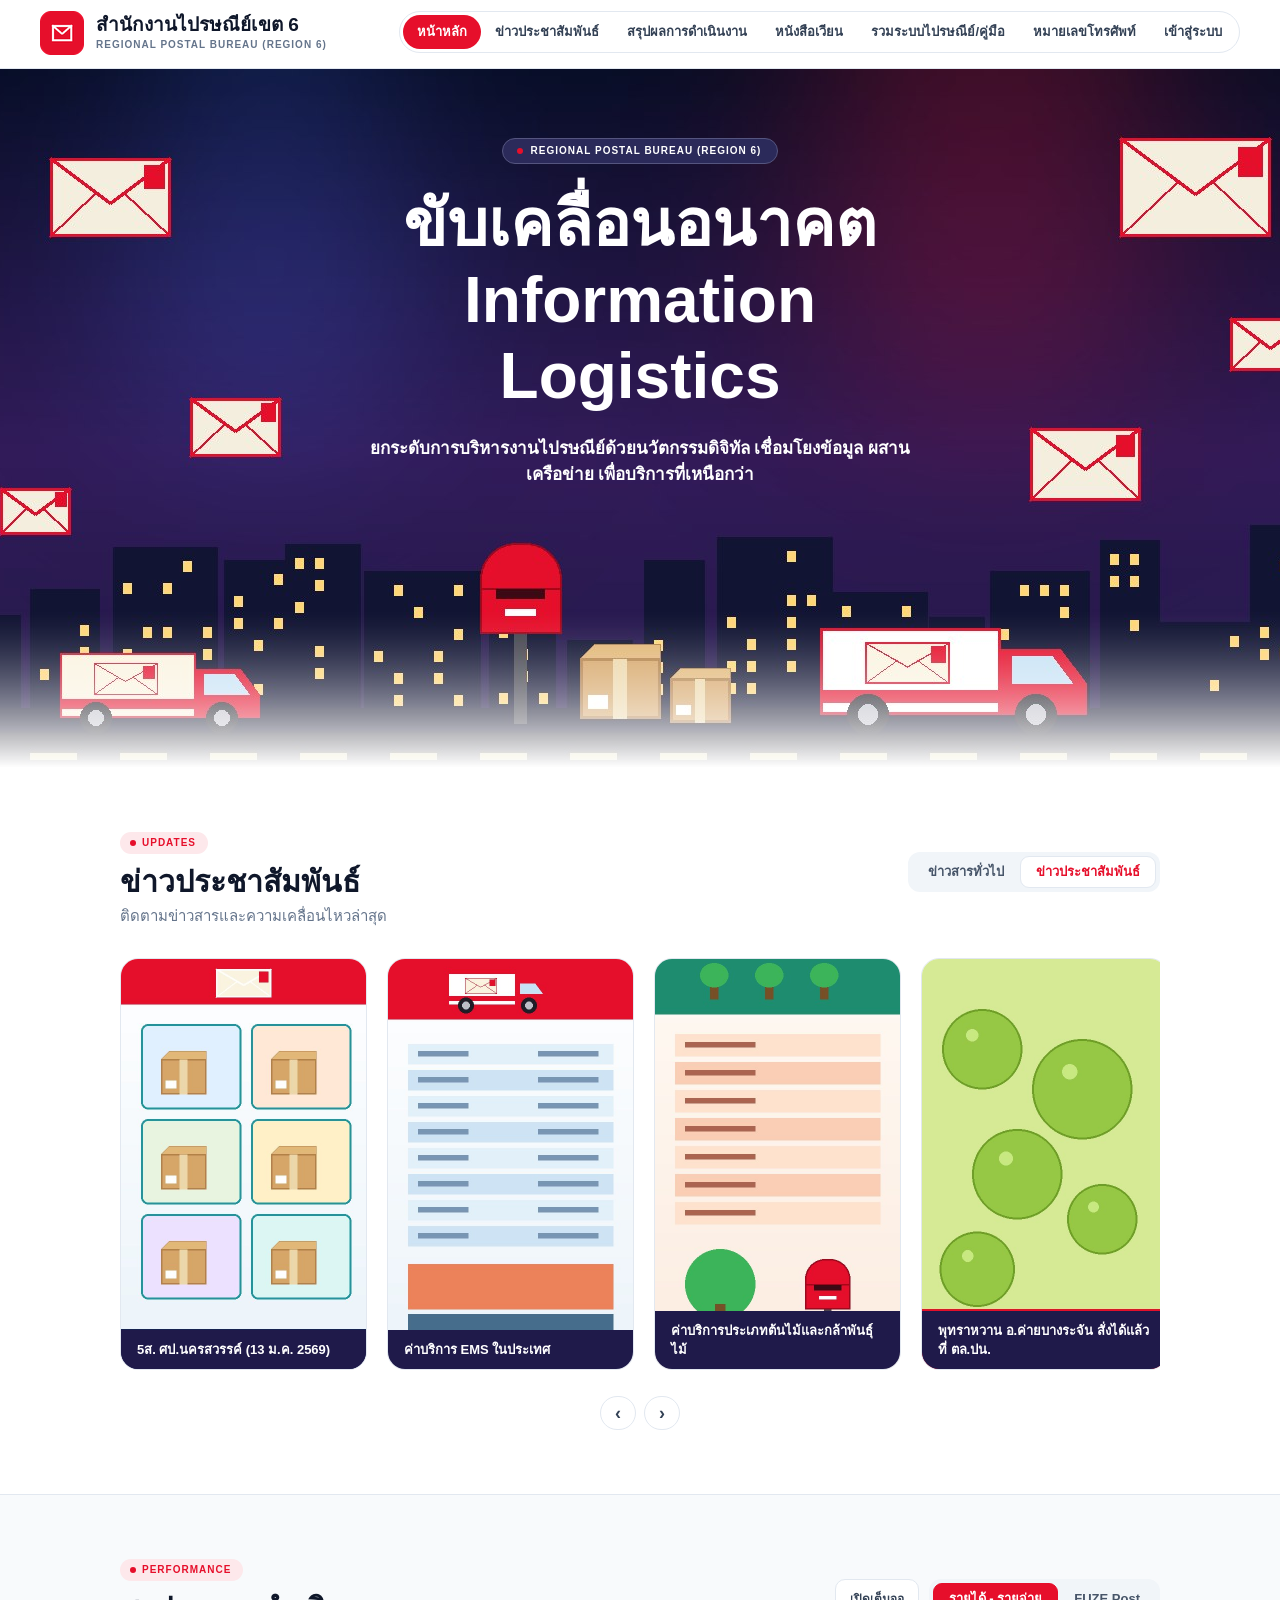
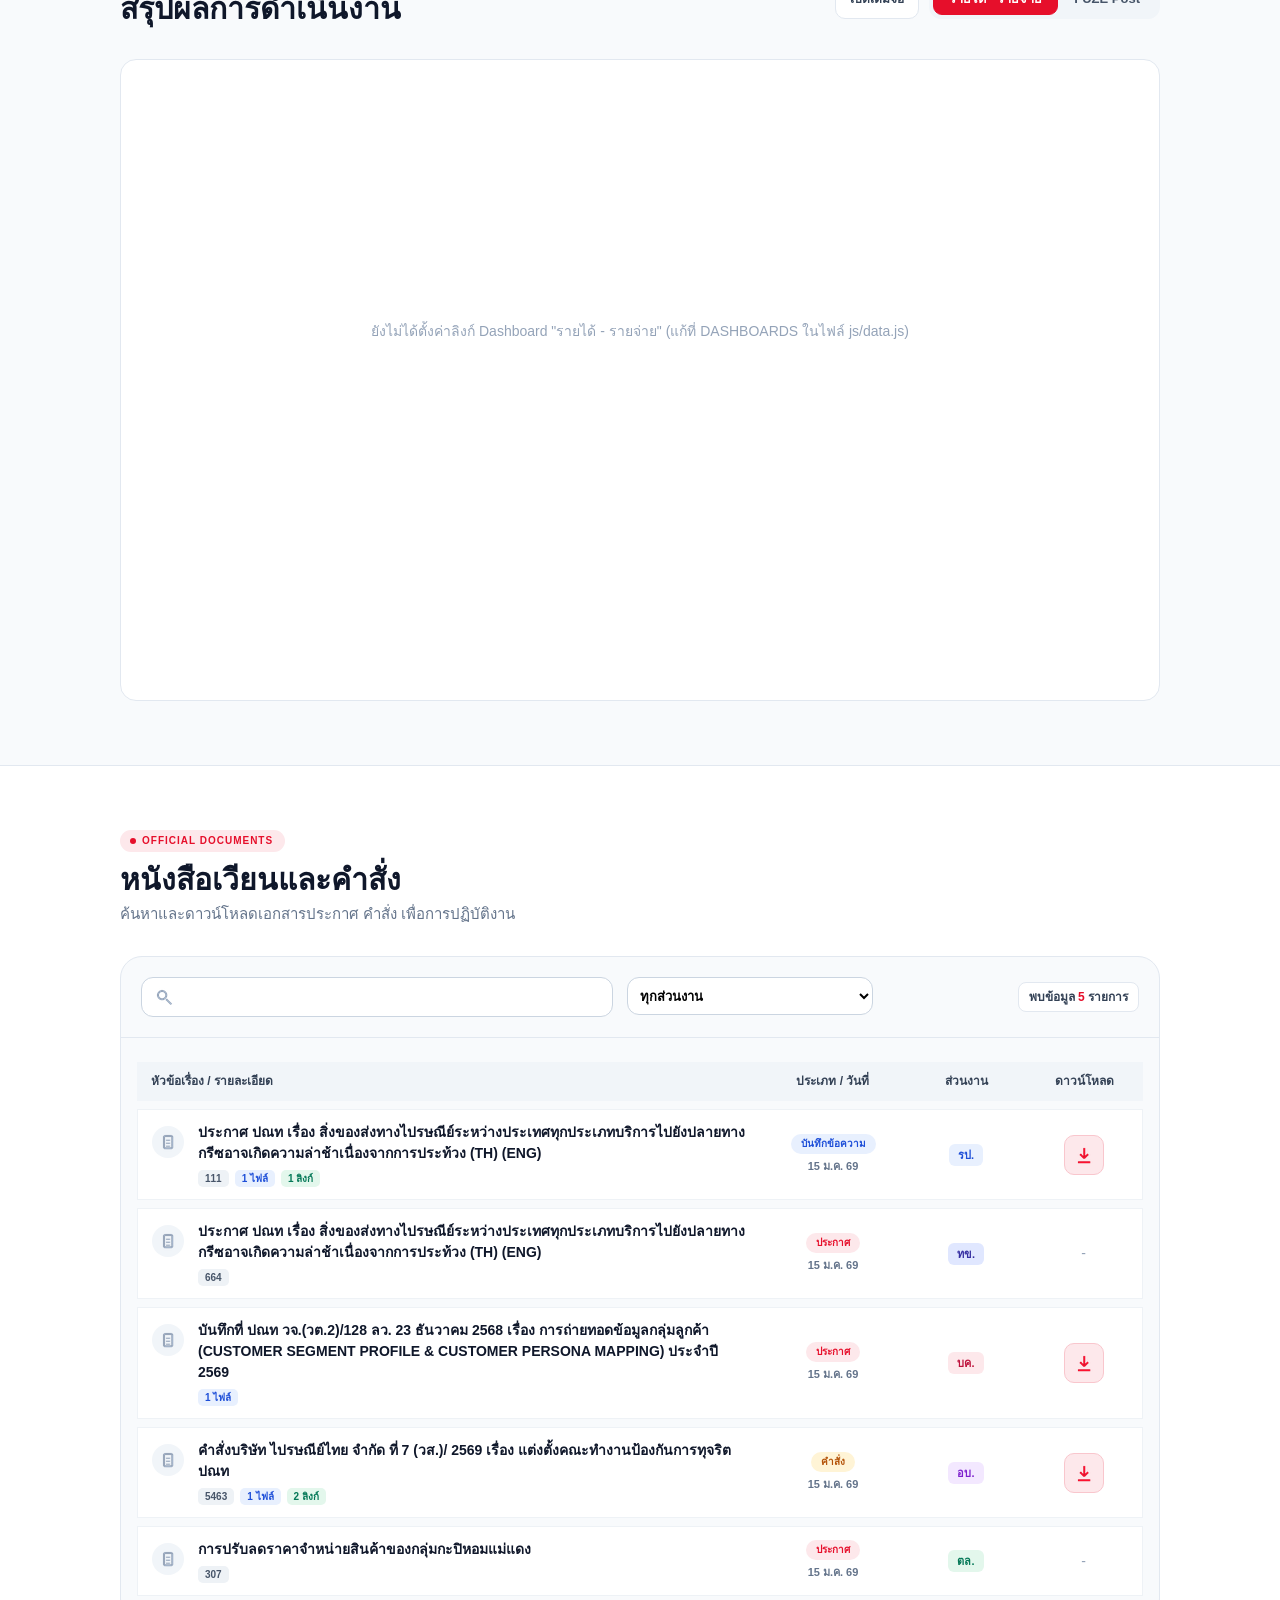
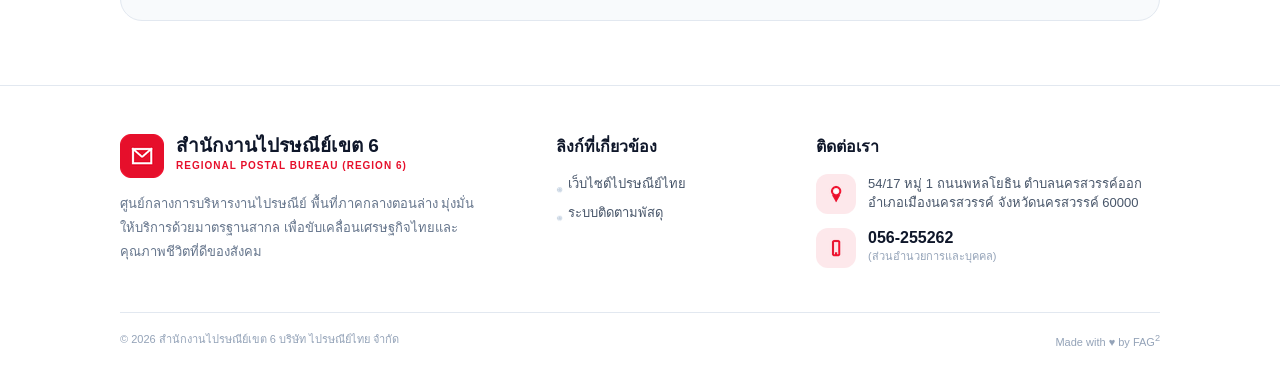
<file: reg6-web/index.html>
<!DOCTYPE html PUBLIC "-//W3C//DTD XHTML 1.0 Transitional//EN" "http://www.w3.org/TR/xhtml1/DTD/xhtml1-transitional.dtd">
<html xmlns="http://www.w3.org/1999/xhtml" lang="th">
<head>
<meta http-equiv="Content-Type" content="text/html; charset=utf-8" />
<meta http-equiv="X-UA-Compatible" content="IE=edge" />
<title>สำนักงานไปรษณีย์เขต 6</title>
<link rel="stylesheet" type="text/css" href="css/style.css" />
</head>
<body>

<div id="header"><div class="in">
  <div id="logo"><a href="index.html"><img src="images/logo.png" width="44" height="44" alt="" /><span class="th">สำนักงานไปรษณีย์เขต 6</span><span class="en">REGIONAL POSTAL BUREAU (REGION 6)</span></a></div>
  <ul id="nav">
    <li><a href="index.html" class="on">หน้าหลัก</a></li>
    <li><a href="#news">ข่าวประชาสัมพันธ์</a></li>
    <li><a href="#dashboard">สรุปผลการดำเนินงาน</a></li>
    <li><a href="#circular">หนังสือเวียน</a></li>
    <li><a href="postal-systems.html">รวมระบบไปรษณีย์/คู่มือ</a></li>
    <li><a href="phone-numbers.html">หมายเลขโทรศัพท์</a></li>
    <li><a href="#" id="login-link">เข้าสู่ระบบ</a></li>
  </ul>
</div></div>

<div id="hero">
  <div class="photo"></div>
  <div class="txt">
    <div class="badge"><span class="dot">&nbsp;</span>REGIONAL POSTAL BUREAU (REGION 6)</div>
    <h1>ขับเคลื่อนอนาคต Information Logistics</h1>
    <p>ยกระดับการบริหารงานไปรษณีย์ด้วยนวัตกรรมดิจิทัล เชื่อมโยงข้อมูล ผสานเครือข่าย เพื่อบริการที่เหนือกว่า</p>
  </div>
  <div class="fade"></div>
</div>

<div class="section" id="news"><div class="wrap">
  <div class="sec-head">
    <div class="seg" id="news-seg">
      <a href="#" onclick="return setNews('ทั่วไป', this);">ข่าวสารทั่วไป</a><a href="#" class="on" onclick="return setNews('ประชาสัมพันธ์', this);">ข่าวประชาสัมพันธ์</a>
    </div>
    <span class="pillbadge"><span class="dot">&nbsp;</span>Updates</span>
    <h2>ข่าวประชาสัมพันธ์</h2>
    <p>ติดตามข่าวสารและความเคลื่อนไหวล่าสุด</p>
    <div class="clear"></div>
  </div>
  <div id="news-view"><div id="news-track"><div class="empty" style="width:1040px">กำลังโหลดข่าวสาร...</div></div></div>
  <div class="slidebtns"><a href="#" onclick="return slide(-1);">&lsaquo;</a><a href="#" onclick="return slide(1);">&rsaquo;</a></div>
</div></div>

<div class="section gray" id="dashboard"><div class="wrap">
  <div class="sec-head">
    <div class="seg red" id="dash-seg">
      <a href="#" class="on" onclick="return setDash(0, this);">รายได้ - รายจ่าย</a><a href="#" onclick="return setDash(1, this);">FUZE Post</a>
    </div>
    <a class="btn-white" id="dash-full" href="#">เปิดเต็มจอ</a>
    <span class="pillbadge"><span class="dot">&nbsp;</span>Performance</span>
    <h2>สรุปผลการดำเนินงาน</h2>
    <div class="clear"></div>
  </div>
  <div class="dash-frame" id="dash-box"><div class="empty">กำลังโหลดข้อมูล...</div></div>
</div></div>

<div class="section" id="circular"><div class="wrap">
  <div class="sec-head">
    <span class="pillbadge"><span class="dot">&nbsp;</span>Official Documents</span>
    <h2>หนังสือเวียนและคำสั่ง</h2>
    <p>ค้นหาและดาวน์โหลดเอกสารประกาศ คำสั่ง เพื่อการปฏิบัติงาน</p>
  </div>
  <div class="docbox">
    <div class="dochead">
      <div class="searchbox"><span class="ic"></span><input type="text" id="circ-q" onkeyup="renderCirc();" onchange="renderCirc();" /></div>
      <div class="selbox"><select id="circ-dept" onchange="renderCirc();"><option value="">ทุกส่วนงาน</option></select></div>
      <div class="countbox" id="circ-count">พบข้อมูล <b>0</b> รายการ</div>
      <div class="clear"></div>
    </div>
    <div class="doctable">
      <table class="docs" cellspacing="0">
        <thead><tr><th>หัวข้อเรื่อง / รายละเอียด</th><th class="c" width="120">ประเภท / วันที่</th><th class="c" width="90">ส่วนงาน</th><th class="c" width="90">ดาวน์โหลด</th></tr></thead>
        <tbody id="circ-body"><tr><td colspan="4" class="empty">กำลังโหลดข้อมูล...</td></tr></tbody>
      </table>
    </div>
  </div>
</div></div>

<div id="footer"><div class="wrap">
  <div class="c1">
    <div class="flogo"><img src="images/logo.png" width="44" height="44" alt="" /><div class="th">สำนักงานไปรษณีย์เขต 6</div><div class="en">REGIONAL POSTAL BUREAU (REGION 6)</div><div class="clear"></div></div>
    <p class="desc">ศูนย์กลางการบริหารงานไปรษณีย์ พื้นที่ภาคกลางตอนล่าง มุ่งมั่นให้บริการด้วยมาตรฐานสากล เพื่อขับเคลื่อนเศรษฐกิจไทยและคุณภาพชีวิตที่ดีของสังคม</p>
  </div>
  <div class="c2"><h4>ลิงก์ที่เกี่ยวข้อง</h4><ul class="lk"><li><a href="#">เว็บไซต์ไปรษณีย์ไทย</a></li><li><a href="#">ระบบติดตามพัสดุ</a></li></ul></div>
  <div class="c3"><h4>ติดต่อเรา</h4>
    <div class="ct"><span class="ico pin"></span>54/17 หมู่ 1 ถนนพหลโยธิน ตำบลนครสวรรค์ออก<br />อำเภอเมืองนครสวรรค์ จังหวัดนครสวรรค์ 60000</div>
    <div class="ct"><span class="ico tel"></span><span class="num">056-255262</span><br /><small>(ส่วนอำนวยการและบุคคล)</small></div>
  </div>
  <div class="clear"></div>
  <div class="copy"><span class="r">Made with &hearts; by FAG<sup>2</sup></span>&copy; 2026 สำนักงานไปรษณีย์เขต 6 บริษัท ไปรษณีย์ไทย จำกัด</div>
</div></div>

<script type="text/javascript" src="js/data.js"></script>
<script type="text/javascript" src="js/content.js"></script>
<script type="text/javascript" src="js/main.js"></script>
</body>
</html>
</file>
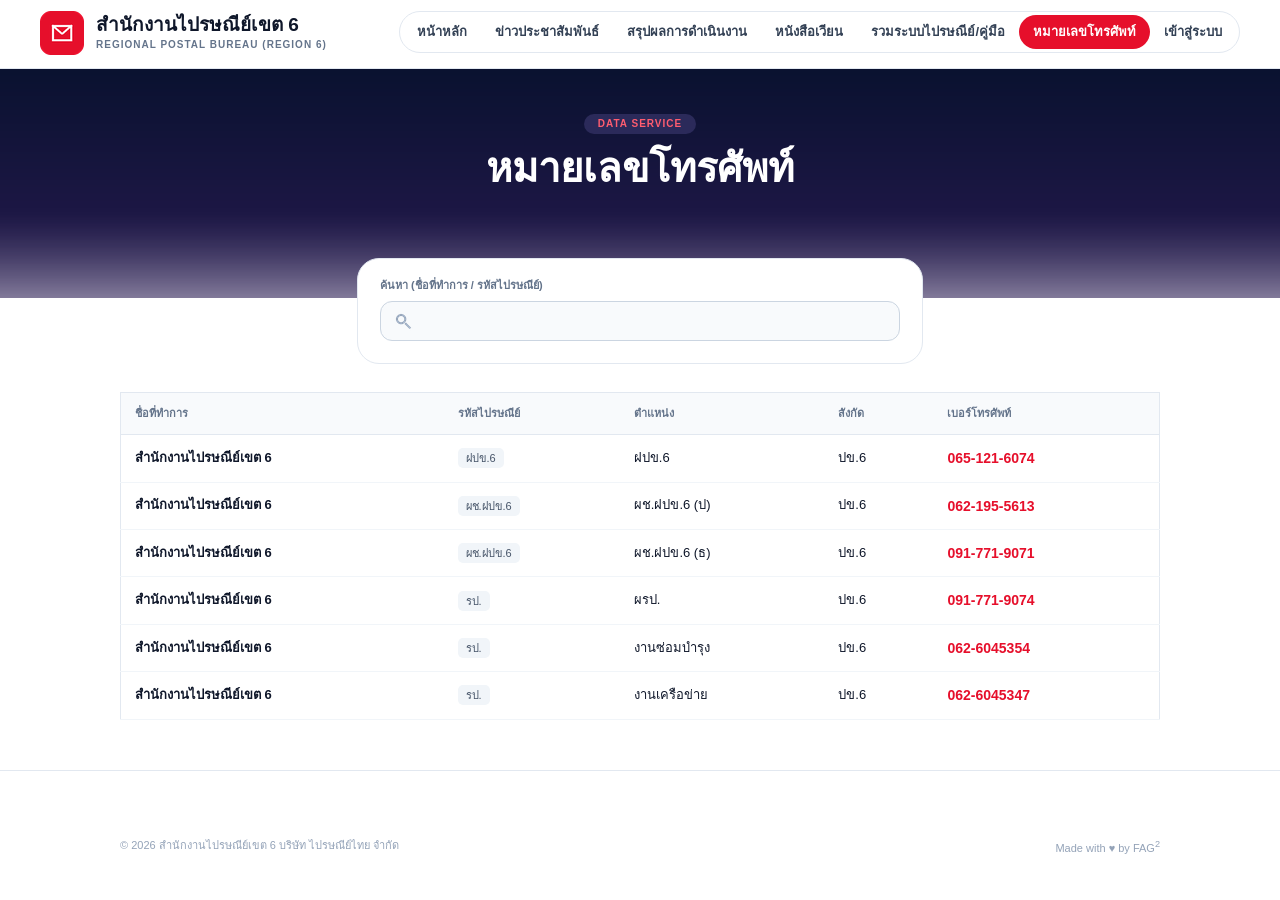
<file: phone-numbers.html>
<!DOCTYPE html PUBLIC "-//W3C//DTD XHTML 1.0 Transitional//EN" "http://www.w3.org/TR/xhtml1/DTD/xhtml1-transitional.dtd">
<html xmlns="http://www.w3.org/1999/xhtml" lang="th">
<head>
<meta http-equiv="Content-Type" content="text/html; charset=utf-8" />
<meta http-equiv="X-UA-Compatible" content="IE=edge" />
<title>หมายเลขโทรศัพท์ - สำนักงานไปรษณีย์เขต 6</title>
<link rel="stylesheet" type="text/css" href="css/style.css" />
</head>
<body>

<div id="header"><div class="in">
  <div id="logo"><a href="index.html"><img src="images/logo.png" width="44" height="44" alt="" /><span class="th">สำนักงานไปรษณีย์เขต 6</span><span class="en">REGIONAL POSTAL BUREAU (REGION 6)</span></a></div>
  <ul id="nav">
    <li><a href="index.html">หน้าหลัก</a></li>
    <li><a href="index.html#news">ข่าวประชาสัมพันธ์</a></li>
    <li><a href="index.html#dashboard">สรุปผลการดำเนินงาน</a></li>
    <li><a href="index.html#circular">หนังสือเวียน</a></li>
    <li><a href="postal-systems.html">รวมระบบไปรษณีย์/คู่มือ</a></li>
    <li><a href="phone-numbers.html" class="on">หมายเลขโทรศัพท์</a></li>
    <li><a href="#" id="login-link">เข้าสู่ระบบ</a></li>
  </ul>
</div></div>

<div class="band"><div class="txt"><div class="badge">DATA SERVICE</div><h1>หมายเลขโทรศัพท์</h1></div><div class="fade"></div></div>

<div class="wrap">
  <div class="searchcard">
    <label>ค้นหา (ชื่อที่ทำการ / รหัสไปรษณีย์)</label>
    <div class="searchbox"><span class="ic"></span><input type="text" id="phone-q" onkeyup="renderPhones();" onchange="renderPhones();" /></div>
  </div>
  <table class="phones" cellspacing="0">
    <thead><tr><th>ชื่อที่ทำการ</th><th>รหัสไปรษณีย์</th><th>ตำแหน่ง</th><th>สังกัด</th><th>เบอร์โทรศัพท์</th></tr></thead>
    <tbody id="phone-body"></tbody>
  </table>
</div>

<div id="footer" style="margin-top:50px"><div class="wrap">
  <div class="copy" style="border-top:0;margin-top:0"><span class="r">Made with &hearts; by FAG<sup>2</sup></span>&copy; 2026 สำนักงานไปรษณีย์เขต 6 บริษัท ไปรษณีย์ไทย จำกัด</div>
</div></div>

<script type="text/javascript" src="js/data.js"></script>
<script type="text/javascript" src="js/content.js"></script>
<script type="text/javascript" src="js/main.js"></script>
</body>
</html>
</file>
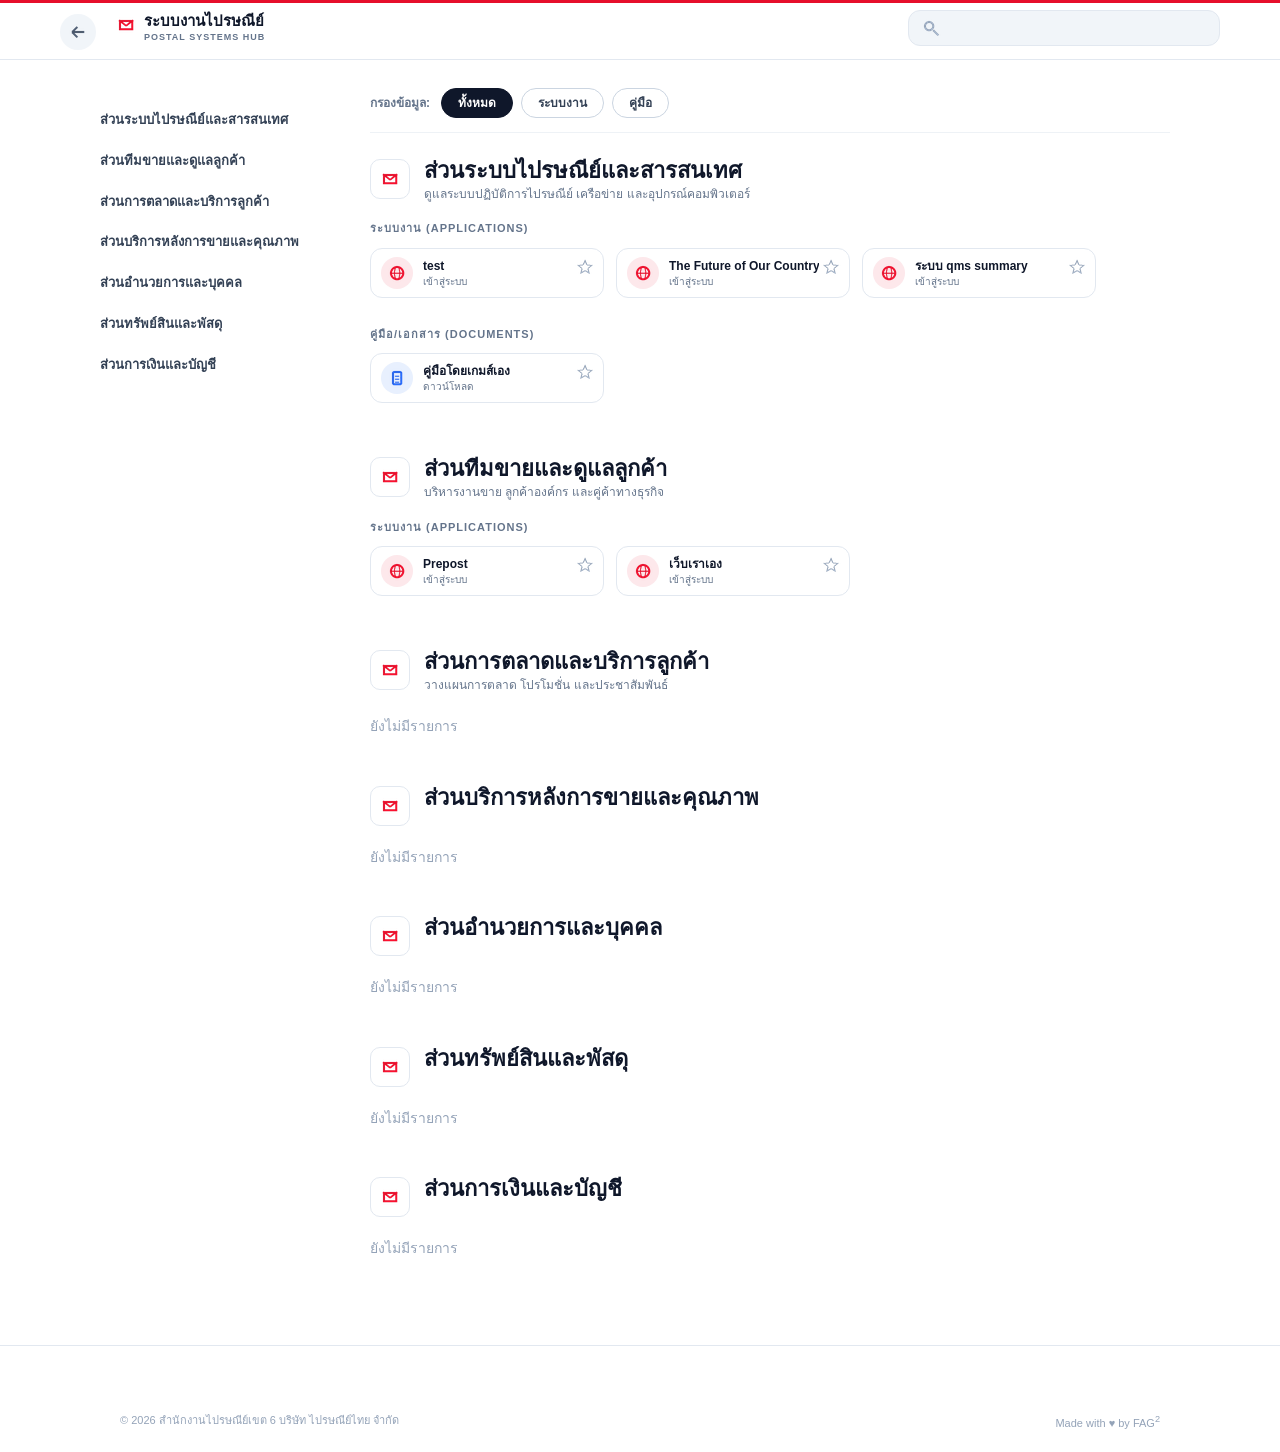
<file: postal-systems.html>
<!DOCTYPE html PUBLIC "-//W3C//DTD XHTML 1.0 Transitional//EN" "http://www.w3.org/TR/xhtml1/DTD/xhtml1-transitional.dtd">
<html xmlns="http://www.w3.org/1999/xhtml" lang="th">
<head>
<meta http-equiv="Content-Type" content="text/html; charset=utf-8" />
<meta http-equiv="X-UA-Compatible" content="IE=edge" />
<title>ระบบงานไปรษณีย์ - สำนักงานไปรษณีย์เขต 6</title>
<link rel="stylesheet" type="text/css" href="css/style.css" />
</head>
<body class="hub">

<div id="hubbar"><div class="wrap">
  <a class="back" href="index.html" title="กลับหน้าหลัก"></a>
  <div class="ttl"><img src="images/i-mail.png" width="20" height="20" alt="" /><b>ระบบงานไปรษณีย์</b><span>POSTAL SYSTEMS HUB</span></div>
  <div class="searchbox"><span class="ic"></span><input type="text" id="hub-q" onkeyup="renderHub();" onchange="renderHub();" /></div>
</div></div>

<div class="wrap" style="width:1100px">
  <div id="side"></div>
  <div id="main">
    <div class="filter" id="hub-filter">กรองข้อมูล: <a href="#" class="on" onclick="return setKind('', this);">ทั้งหมด</a><a href="#" onclick="return setKind('app', this);">ระบบงาน</a><a href="#" onclick="return setKind('doc', this);">คู่มือ</a></div>
    <div id="hub-main"></div>
  </div>
  <div class="clear"></div>
</div>

<div id="footer" style="margin-top:40px"><div class="wrap">
  <div class="copy" style="border-top:0;margin-top:0"><span class="r">Made with &hearts; by FAG<sup>2</sup></span>&copy; 2026 สำนักงานไปรษณีย์เขต 6 บริษัท ไปรษณีย์ไทย จำกัด</div>
</div></div>

<script type="text/javascript" src="js/data.js"></script>
<script type="text/javascript" src="js/content.js"></script>
<script type="text/javascript" src="js/main.js"></script>
</body>
</html>
</file>
<file: reg6-web/css/style.css>
/* สำนักงานไปรษณีย์เขต 6 - CSS 2.1 รองรับ IE7/IE8 (คุณสมบัติใหม่ เช่น มุมโค้ง/เงา จะแสดงเมื่อเบราว์เซอร์รองรับเท่านั้น) */
html, body { margin: 0; padding: 0; }
body { font-family: Tahoma, "Microsoft Sans Serif", Arial, sans-serif; font-size: 14px; line-height: 1.6; color: #0f172a; background: #ffffff; min-width: 1080px; padding-top: 68px; }
img { border: 0; }
a { color: #e60f2b; text-decoration: none; }
a:hover { text-decoration: underline; }
h1, h2, h3, h4, p { margin: 0; padding: 0; }
ul { margin: 0; padding: 0; list-style: none; }
form { margin: 0; }
.clear { clear: both; height: 0; font-size: 0; line-height: 0; overflow: hidden; }
.wrap { width: 1040px; margin: 0 auto; position: relative; }
.fl { float: left; }
.fr { float: right; }

/* ===== header ===== */
#header { position: fixed; _position: absolute; top: 0; left: 0; width: 100%; height: 68px; background: #ffffff; border-bottom: 1px solid #e2e8f0; z-index: 100; }
#header .in { width: 1200px; margin: 0 auto; position: relative; height: 68px; }
#logo { position: absolute; left: 0; top: 11px; white-space: nowrap; width: 420px; }
#logo a { text-decoration: none; display: block; }
#logo img { float: left; margin-right: 12px; }
#logo .th { display: block; font-size: 19px; font-weight: bold; color: #0f172a; line-height: 24px; padding-top: 2px; }
#logo .en { display: block; font-size: 10px; color: #64748b; font-weight: bold; letter-spacing: 1px; line-height: 16px; }
#nav { position: absolute; right: 0; top: 11px; background: #ffffff; border: 1px solid #e2e8f0; border-radius: 24px; padding: 3px; }
#nav li { float: left; }
#nav li a { display: block; padding: 0 14px; line-height: 34px; font-size: 13px; font-weight: bold; color: #334155; text-decoration: none; border-radius: 17px; }
#nav li a:hover { color: #e60f2b; }
#nav li a.on { background: #e60f2b; color: #ffffff; }

/* ===== hero ===== */
#hero { position: relative; height: 700px; background: #1a1442 url(../images/hero-bg.png) repeat-x 0 0; text-align: center; overflow: hidden; }
#hero .photo { position: absolute; left: 0; top: 0; width: 100%; height: 700px; background: url(../images/hero.jpg) no-repeat center top; }
#hero .fade { position: absolute; left: 0; bottom: 0; width: 100%; height: 160px; background: url(../images/hero-fade.png) repeat-x 0 0; }
#hero .txt { position: relative; padding-top: 70px; z-index: 2; }
#hero .badge { display: inline-block; *display: inline; zoom: 1; background: #2b2a5a; border: 1px solid #55557f; color: #ffffff; font-size: 10px; font-weight: bold; letter-spacing: 1px; padding: 4px 16px 4px 14px; border-radius: 14px; margin-bottom: 22px; }
#hero .badge .dot { display: inline-block; *display: inline; zoom: 1; width: 6px; height: 6px; background: #e60f2b; border-radius: 3px; margin-right: 8px; font-size: 0; line-height: 0; vertical-align: middle; }
#hero h1 { font-size: 64px; line-height: 76px; color: #ffffff; font-weight: bold; width: 640px; margin: 0 auto 22px auto; }
#hero p { font-size: 17px; line-height: 26px; color: #ffffff; font-weight: bold; width: 560px; margin: 0 auto; }

/* ===== sections ===== */
.section { padding: 64px 0; }
.section.gray { background: #f8fafc; border-top: 1px solid #e2e8f0; border-bottom: 1px solid #e2e8f0; }
.sec-head { margin-bottom: 30px; }
.pillbadge { display: inline-block; *display: inline; zoom: 1; background: #fde8eb; color: #e60f2b; font-size: 10px; font-weight: bold; letter-spacing: 1px; padding: 3px 12px 3px 10px; border-radius: 12px; text-transform: uppercase; margin-bottom: 8px; }
.pillbadge .dot { display: inline-block; *display: inline; zoom: 1; width: 6px; height: 6px; background: #e60f2b; border-radius: 3px; margin-right: 6px; font-size: 0; line-height: 0; vertical-align: middle; }
.sec-head h2 { font-size: 30px; line-height: 40px; font-weight: bold; color: #0f172a; }
.sec-head p { color: #64748b; font-size: 15px; margin-top: 2px; }

/* segmented toggle */
.seg { float: right; background: #f1f5f9; border-radius: 12px; padding: 4px; margin-top: 20px; }
.seg a { float: left; padding: 0 16px; line-height: 32px; font-size: 13px; font-weight: bold; color: #475569; text-decoration: none; border-radius: 9px; }
.seg a.on { background: #ffffff; color: #e60f2b; border: 1px solid #e2e8f0; line-height: 30px; padding: 0 15px; }
.seg.red a.on { background: #e60f2b; color: #ffffff; border-color: #e60f2b; }
.btn-white { float: right; margin: 20px 10px 0 0; background: #ffffff; border: 1px solid #e2e8f0; border-radius: 10px; padding: 0 14px; line-height: 38px; font-size: 12px; font-weight: bold; color: #334155; text-decoration: none; }
.btn-white:hover { color: #e60f2b; text-decoration: none; }

/* ===== news slider ===== */
#news-view { width: 1040px; height: 424px; overflow: hidden; position: relative; }
#news-track { position: absolute; left: 0; top: 0; height: 424px; }
.ncard { float: left; width: 245px; height: 410px; margin: 0 20px 0 0; background: #ffffff; border: 1px solid #e2e8f0; border-radius: 18px; overflow: hidden; }
.ncard a { display: block; width: 245px; height: 410px; text-decoration: none; color: #0f172a; }
.ncard { position: relative; }
.ncard .cap { position: absolute; left: 0; bottom: 0; width: 213px; padding: 10px 16px; background: #1f1a4a; color: #ffffff; font-size: 13px; font-weight: bold; line-height: 19px; }
.ncard img { display: block; width: 245px; height: 410px; }
.ncard .ph { padding: 30px 20px; height: 350px; background: #fde8eb; color: #be123c; font-size: 18px; font-weight: bold; line-height: 28px; }
.ncard .ph small { display: block; margin-top: 12px; font-size: 12px; color: #64748b; font-weight: normal; }
.slidebtns { text-align: center; margin-top: 14px; }
.slidebtns a { display: inline-block; *display: inline; zoom: 1; width: 34px; line-height: 32px; margin: 0 4px; background: #ffffff; border: 1px solid #e2e8f0; border-radius: 17px; color: #334155; font-size: 18px; font-weight: bold; text-decoration: none; }
.slidebtns a:hover { background: #e60f2b; color: #ffffff; border-color: #e60f2b; }

/* ===== dashboard ===== */
.dash-frame { background: #ffffff; border: 1px solid #e2e8f0; border-radius: 16px; padding: 0; overflow: hidden; height: 640px; text-align: center; }
.dash-frame iframe { width: 100%; height: 640px; border: 0; }
.dash-frame .empty { padding-top: 260px; }

/* ===== documents ===== */
.docbox { background: #f8fafc; border: 1px solid #e2e8f0; border-radius: 22px; padding: 0; }
.dochead { padding: 20px; border-bottom: 1px solid #e2e8f0; }
.searchbox { float: left; width: 470px; height: 38px; background: #ffffff; border: 1px solid #cbd5e1; border-radius: 12px; position: relative; }
.searchbox .ic { position: absolute; left: 12px; top: 9px; width: 20px; height: 20px; background: url(../images/i-search.png) no-repeat; }
.searchbox input { position: absolute; left: 40px; top: 0; width: 420px; height: 36px; border: 0; background: transparent; font-family: Tahoma, Arial, sans-serif; font-size: 13px; padding: 0; line-height: 36px; outline: none; }
.selbox { float: left; margin-left: 14px; }
.selbox select { width: 246px; height: 38px; border: 1px solid #cbd5e1; border-radius: 12px; background: #ffffff; font-family: Tahoma, Arial, sans-serif; font-size: 13px; font-weight: bold; padding: 7px 8px; }
.countbox { float: right; background: #ffffff; border: 1px solid #e2e8f0; border-radius: 8px; padding: 0 10px; line-height: 28px; margin-top: 5px; font-size: 12px; font-weight: bold; color: #334155; }
.countbox b { color: #e60f2b; }
.doctable { margin: 16px; }
table.docs { width: 100%; border-collapse: separate; border-spacing: 0 8px; }
table.docs th { background: #f1f5f9; color: #334155; font-size: 12px; font-weight: bold; text-align: left; padding: 10px 14px; }
table.docs td { background: #ffffff; padding: 12px 14px; vertical-align: middle; border-top: 1px solid #eef2f6; border-bottom: 1px solid #eef2f6; }
table.docs td.first { border-left: 1px solid #eef2f6; }
table.docs td.last { border-right: 1px solid #eef2f6; }
table.docs td.c, table.docs th.c { text-align: center; }
.docicon { float: left; width: 32px; height: 32px; margin: 4px 14px 0 0; background: #f1f5f9 url(../images/i-doc.png) no-repeat center center; border-radius: 16px; }
.doctitle { margin-left: 46px; font-weight: bold; font-size: 14px; line-height: 21px; color: #0f172a; }
.doctitle a { color: #0f172a; }
.chips { margin: 6px 0 0 46px; }
.chip { display: inline-block; *display: inline; zoom: 1; font-size: 10px; font-weight: bold; padding: 0 7px; line-height: 17px; border-radius: 5px; background: #eef2f6; color: #475569; margin-right: 6px; }
.chip.file { background: #e8f0fe; color: #1d4ed8; }
.chip.link { background: #e3f7ec; color: #047857; }
.tpill { display: inline-block; *display: inline; zoom: 1; font-size: 10px; font-weight: bold; padding: 0 10px; line-height: 20px; border-radius: 10px; }
.tp1 { background: #e8f0fe; color: #1d4ed8; }
.tp2 { background: #fde8eb; color: #e60f2b; }
.tp3 { background: #fff4d6; color: #b45309; }
.tdate { font-size: 11px; font-weight: bold; color: #64748b; margin-top: 4px; }
.dpill { display: inline-block; *display: inline; zoom: 1; font-size: 11px; font-weight: bold; padding: 0 9px; line-height: 22px; border-radius: 6px; }
.dp1 { background: #e8f0fe; color: #1d4ed8; }
.dp2 { background: #e0e7ff; color: #3730a3; }
.dp3 { background: #e3f7ec; color: #047857; }
.dp4 { background: #fde8eb; color: #be123c; }
.dp5 { background: #f3e8ff; color: #7e22ce; }
.dp6 { background: #fff4d6; color: #b45309; }
.dp7 { background: #e0f2fe; color: #0369a1; }
.dlbtn { display: inline-block; *display: inline; zoom: 1; width: 38px; height: 38px; background: #fde8eb url(../images/i-dl.png) no-repeat center center; border: 1px solid #f9c6cd; border-radius: 10px; }
.dash { color: #94a3b8; }
.empty { text-align: center; color: #94a3b8; padding: 30px 0; }

/* ===== footer ===== */
#footer { background: #ffffff; border-top: 1px solid #e2e8f0; padding: 48px 0 0 0; }
#footer .c1 { float: left; width: 360px; margin-right: 76px; }
#footer .c2 { float: left; width: 200px; margin-right: 60px; }
#footer .c3 { float: left; width: 340px; }
#footer .flogo { margin-bottom: 14px; }
#footer .flogo img { float: left; margin-right: 12px; }
#footer .flogo .th { font-size: 19px; font-weight: bold; line-height: 24px; color: #0f172a; }
#footer .flogo .en { font-size: 10px; font-weight: bold; color: #e60f2b; letter-spacing: 1px; }
#footer p.desc { color: #64748b; font-size: 13px; line-height: 24px; }
#footer h4 { font-size: 16px; font-weight: bold; margin-bottom: 14px; color: #0f172a; }
#footer .lk li { margin-bottom: 8px; padding-left: 12px; font-size: 13px; background: url(../images/dot.png) no-repeat 0 8px; }
#footer .lk li a { color: #475569; }
#footer .ct { position: relative; padding-left: 52px; margin-bottom: 14px; min-height: 40px; _height: 40px; color: #475569; font-size: 13px; line-height: 19px; }
#footer .ct .ico { position: absolute; left: 0; top: 0; width: 40px; height: 40px; background: #fde8eb no-repeat center center; border-radius: 12px; }
#footer .ct .ico.pin { background-image: url(../images/i-pin.png); }
#footer .ct .ico.tel { background-image: url(../images/i-phone.png); }
#footer .ct .num { font-size: 16px; font-weight: bold; color: #0f172a; }
#footer .ct small { color: #94a3b8; font-size: 11px; }
#footer .copy { border-top: 1px solid #e2e8f0; margin-top: 30px; padding: 18px 0 22px 0; font-size: 11px; color: #94a3b8; }
#footer .copy .r { float: right; }

/* ===== sub pages ===== */
.band { height: 230px; background: #1a1442 url(../images/hero-bg.png) repeat-x 0 0; text-align: center; position: relative; }
.band .fade { position: absolute; left: 0; bottom: 0; width: 100%; height: 90px; background: url(../images/hero-fade.png) repeat-x 0 0; }
.band .txt { position: relative; z-index: 2; padding-top: 46px; }
.band .badge { display: inline-block; *display: inline; zoom: 1; color: #ff5d70; font-size: 10px; font-weight: bold; letter-spacing: 1px; padding: 2px 14px; border-radius: 12px; background: #2b2a5a; margin-bottom: 8px; }
.band h1 { font-size: 40px; line-height: 52px; color: #ffffff; }
.searchcard { width: 520px; margin: -40px auto 28px auto; background: #ffffff; border: 1px solid #e2e8f0; border-radius: 22px; padding: 18px 22px 22px 22px; position: relative; z-index: 3; }
.searchcard label { display: block; font-size: 11px; font-weight: bold; color: #64748b; margin-bottom: 6px; }
.searchcard .searchbox { float: none; width: 518px; background: #f8fafc; }
.searchcard .searchbox input { width: 470px; }
table.phones { width: 100%; border-collapse: collapse; background: #ffffff; border: 1px solid #e2e8f0; }
table.phones th { background: #f8fafc; font-size: 11px; font-weight: bold; color: #64748b; text-align: left; padding: 12px 14px; border-bottom: 1px solid #e2e8f0; }
table.phones td { padding: 12px 14px; border-bottom: 1px solid #f1f5f9; font-size: 13px; }
table.phones td.nm { font-weight: bold; }
table.phones td.tel { color: #e60f2b; font-weight: bold; font-size: 14px; }
table.phones tr.row:hover td { background: #fff7f8; }
.zip { display: inline-block; *display: inline; zoom: 1; background: #f1f5f9; color: #475569; font-size: 11px; padding: 0 8px; line-height: 20px; border-radius: 5px; }

/* postal systems hub */
#hubbar { position: fixed; _position: absolute; top: 0; left: 0; width: 100%; height: 56px; background: #ffffff; border-top: 3px solid #e60f2b; border-bottom: 1px solid #e2e8f0; z-index: 100; }
#hubbar .wrap { width: 1160px; }
#hubbar .back { position: absolute; left: 0; top: 11px; width: 36px; height: 36px; border-radius: 18px; background: #f1f5f9 url(../images/i-back.png) no-repeat center center; }
#hubbar .ttl { position: absolute; left: 56px; top: 8px; white-space: nowrap; }
#hubbar .ttl img { float: left; margin-right: 8px; margin-top: 4px; }
#hubbar .ttl b { display: block; font-size: 15px; line-height: 20px; color: #0f172a; }
#hubbar .ttl span { display: block; font-size: 9px; font-weight: bold; letter-spacing: 1px; color: #64748b; line-height: 12px; }
#hubbar .searchbox { position: absolute; right: 0; top: 7px; width: 310px; height: 34px; background: #f1f5f9; border-color: #e2e8f0; }
#hubbar .searchbox .ic { top: 7px; }
#hubbar .searchbox input { width: 260px; height: 32px; line-height: 32px; }
body.hub { padding-top: 60px; background: #ffffff; }
#side { float: left; width: 220px; padding-top: 42px; }
#side a { display: block; padding: 8px 10px; margin-bottom: 4px; font-size: 13px; font-weight: bold; color: #334155; text-decoration: none; border-radius: 8px; }
#side a:hover, #side a.on { background: #fde8eb; color: #e60f2b; }
#main { float: left; width: 800px; margin-left: 60px; padding-top: 28px; }
.filter { margin-bottom: 24px; padding-bottom: 14px; border-bottom: 1px solid #eef2f6; font-size: 12px; color: #64748b; font-weight: bold; }
.filter a { display: inline-block; *display: inline; zoom: 1; margin-left: 8px; padding: 0 16px; line-height: 28px; border: 1px solid #cbd5e1; border-radius: 15px; color: #334155; text-decoration: none; background: #ffffff; }
.filter a.on { background: #0f172a; border-color: #0f172a; color: #ffffff; }
.grp { margin-bottom: 40px; }
.grp .gh { margin-bottom: 14px; }
.grp .gh .gi { float: left; width: 38px; height: 38px; border: 1px solid #e2e8f0; border-radius: 10px; background: #fff url(../images/i-mail.png) no-repeat center center; margin-right: 14px; margin-top: 2px; }
.grp .gh h2 { font-size: 22px; line-height: 28px; font-weight: bold; }
.grp .gh p { color: #64748b; font-size: 12px; }
.sub { font-size: 11px; font-weight: bold; color: #64748b; letter-spacing: 1px; margin: 16px 0 10px 0; text-transform: uppercase; }
.sitem { float: left; width: 232px; height: 48px; margin: 0 12px 12px 0; background: #ffffff; border: 1px solid #e2e8f0; border-radius: 12px; padding: 0; position: relative; }
.sitem a { display: block; padding: 8px 30px 0 52px; height: 40px; color: #0f172a; text-decoration: none; overflow: hidden; }
.sitem .ico { position: absolute; left: 10px; top: 8px; width: 32px; height: 32px; border-radius: 16px; background: #fde8eb url(../images/i-globe.png) no-repeat center center; }
.sitem .ico.d { background: #e8f0fe url(../images/i-doc-blue.png) no-repeat center center; }
.sitem b { display: block; font-size: 12px; line-height: 18px; white-space: nowrap; overflow: hidden; }
.sitem small { display: block; font-size: 10px; color: #64748b; line-height: 14px; }
.sitem .st { position: absolute; right: 8px; top: 8px; width: 20px; height: 20px; background: url(../images/i-star.png) no-repeat; }
</file>
<file: css/style.css>
/* สำนักงานไปรษณีย์เขต 6 - CSS 2.1 รองรับ IE7/IE8 (คุณสมบัติใหม่ เช่น มุมโค้ง/เงา จะแสดงเมื่อเบราว์เซอร์รองรับเท่านั้น) */
html, body { margin: 0; padding: 0; }
body { font-family: Tahoma, "Microsoft Sans Serif", Arial, sans-serif; font-size: 14px; line-height: 1.6; color: #0f172a; background: #ffffff; min-width: 1080px; padding-top: 68px; }
img { border: 0; }
a { color: #e60f2b; text-decoration: none; }
a:hover { text-decoration: underline; }
h1, h2, h3, h4, p { margin: 0; padding: 0; }
ul { margin: 0; padding: 0; list-style: none; }
form { margin: 0; }
.clear { clear: both; height: 0; font-size: 0; line-height: 0; overflow: hidden; }
.wrap { width: 1040px; margin: 0 auto; position: relative; }
.fl { float: left; }
.fr { float: right; }

/* ===== header ===== */
#header { position: fixed; _position: absolute; top: 0; left: 0; width: 100%; height: 68px; background: #ffffff; border-bottom: 1px solid #e2e8f0; z-index: 100; }
#header .in { width: 1200px; margin: 0 auto; position: relative; height: 68px; }
#logo { position: absolute; left: 0; top: 11px; white-space: nowrap; width: 420px; }
#logo a { text-decoration: none; display: block; }
#logo img { float: left; margin-right: 12px; }
#logo .th { display: block; font-size: 19px; font-weight: bold; color: #0f172a; line-height: 24px; padding-top: 2px; }
#logo .en { display: block; font-size: 10px; color: #64748b; font-weight: bold; letter-spacing: 1px; line-height: 16px; }
#nav { position: absolute; right: 0; top: 11px; background: #ffffff; border: 1px solid #e2e8f0; border-radius: 24px; padding: 3px; }
#nav li { float: left; }
#nav li a { display: block; padding: 0 14px; line-height: 34px; font-size: 13px; font-weight: bold; color: #334155; text-decoration: none; border-radius: 17px; }
#nav li a:hover { color: #e60f2b; }
#nav li a.on { background: #e60f2b; color: #ffffff; }

/* ===== hero ===== */
#hero { position: relative; height: 700px; background: #1a1442 url(../images/hero-bg.png) repeat-x 0 0; text-align: center; overflow: hidden; }
#hero .photo { position: absolute; left: 0; top: 0; width: 100%; height: 700px; background: url(../images/hero.jpg) no-repeat center top; }
#hero .fade { position: absolute; left: 0; bottom: 0; width: 100%; height: 160px; background: url(../images/hero-fade.png) repeat-x 0 0; }
#hero .txt { position: relative; padding-top: 70px; z-index: 2; }
#hero .badge { display: inline-block; *display: inline; zoom: 1; background: #2b2a5a; border: 1px solid #55557f; color: #ffffff; font-size: 10px; font-weight: bold; letter-spacing: 1px; padding: 4px 16px 4px 14px; border-radius: 14px; margin-bottom: 22px; }
#hero .badge .dot { display: inline-block; *display: inline; zoom: 1; width: 6px; height: 6px; background: #e60f2b; border-radius: 3px; margin-right: 8px; font-size: 0; line-height: 0; vertical-align: middle; }
#hero h1 { font-size: 64px; line-height: 76px; color: #ffffff; font-weight: bold; width: 640px; margin: 0 auto 22px auto; }
#hero p { font-size: 17px; line-height: 26px; color: #ffffff; font-weight: bold; width: 560px; margin: 0 auto; }

/* ===== sections ===== */
.section { padding: 64px 0; }
.section.gray { background: #f8fafc; border-top: 1px solid #e2e8f0; border-bottom: 1px solid #e2e8f0; }
.sec-head { margin-bottom: 30px; }
.pillbadge { display: inline-block; *display: inline; zoom: 1; background: #fde8eb; color: #e60f2b; font-size: 10px; font-weight: bold; letter-spacing: 1px; padding: 3px 12px 3px 10px; border-radius: 12px; text-transform: uppercase; margin-bottom: 8px; }
.pillbadge .dot { display: inline-block; *display: inline; zoom: 1; width: 6px; height: 6px; background: #e60f2b; border-radius: 3px; margin-right: 6px; font-size: 0; line-height: 0; vertical-align: middle; }
.sec-head h2 { font-size: 30px; line-height: 40px; font-weight: bold; color: #0f172a; }
.sec-head p { color: #64748b; font-size: 15px; margin-top: 2px; }

/* segmented toggle */
.seg { float: right; background: #f1f5f9; border-radius: 12px; padding: 4px; margin-top: 20px; }
.seg a { float: left; padding: 0 16px; line-height: 32px; font-size: 13px; font-weight: bold; color: #475569; text-decoration: none; border-radius: 9px; }
.seg a.on { background: #ffffff; color: #e60f2b; border: 1px solid #e2e8f0; line-height: 30px; padding: 0 15px; }
.seg.red a.on { background: #e60f2b; color: #ffffff; border-color: #e60f2b; }
.btn-white { float: right; margin: 20px 10px 0 0; background: #ffffff; border: 1px solid #e2e8f0; border-radius: 10px; padding: 0 14px; line-height: 38px; font-size: 12px; font-weight: bold; color: #334155; text-decoration: none; }
.btn-white:hover { color: #e60f2b; text-decoration: none; }

/* ===== news slider ===== */
#news-view { width: 1040px; height: 424px; overflow: hidden; position: relative; }
#news-track { position: absolute; left: 0; top: 0; height: 424px; }
.ncard { float: left; width: 245px; height: 410px; margin: 0 20px 0 0; background: #ffffff; border: 1px solid #e2e8f0; border-radius: 18px; overflow: hidden; }
.ncard a { display: block; width: 245px; height: 410px; text-decoration: none; color: #0f172a; }
.ncard { position: relative; }
.ncard .cap { position: absolute; left: 0; bottom: 0; width: 213px; padding: 10px 16px; background: #1f1a4a; color: #ffffff; font-size: 13px; font-weight: bold; line-height: 19px; }
.ncard img { display: block; width: 245px; height: 410px; }
.ncard .ph { padding: 30px 20px; height: 350px; background: #fde8eb; color: #be123c; font-size: 18px; font-weight: bold; line-height: 28px; }
.ncard .ph small { display: block; margin-top: 12px; font-size: 12px; color: #64748b; font-weight: normal; }
.slidebtns { text-align: center; margin-top: 14px; }
.slidebtns a { display: inline-block; *display: inline; zoom: 1; width: 34px; line-height: 32px; margin: 0 4px; background: #ffffff; border: 1px solid #e2e8f0; border-radius: 17px; color: #334155; font-size: 18px; font-weight: bold; text-decoration: none; }
.slidebtns a:hover { background: #e60f2b; color: #ffffff; border-color: #e60f2b; }

/* ===== dashboard ===== */
.dash-frame { background: #ffffff; border: 1px solid #e2e8f0; border-radius: 16px; padding: 0; overflow: hidden; height: 640px; text-align: center; }
.dash-frame iframe { width: 100%; height: 640px; border: 0; }
.dash-frame .empty { padding-top: 260px; }

/* ===== documents ===== */
.docbox { background: #f8fafc; border: 1px solid #e2e8f0; border-radius: 22px; padding: 0; }
.dochead { padding: 20px; border-bottom: 1px solid #e2e8f0; }
.searchbox { float: left; width: 470px; height: 38px; background: #ffffff; border: 1px solid #cbd5e1; border-radius: 12px; position: relative; }
.searchbox .ic { position: absolute; left: 12px; top: 9px; width: 20px; height: 20px; background: url(../images/i-search.png) no-repeat; }
.searchbox input { position: absolute; left: 40px; top: 0; width: 420px; height: 36px; border: 0; background: transparent; font-family: Tahoma, Arial, sans-serif; font-size: 13px; padding: 0; line-height: 36px; outline: none; }
.selbox { float: left; margin-left: 14px; }
.selbox select { width: 246px; height: 38px; border: 1px solid #cbd5e1; border-radius: 12px; background: #ffffff; font-family: Tahoma, Arial, sans-serif; font-size: 13px; font-weight: bold; padding: 7px 8px; }
.countbox { float: right; background: #ffffff; border: 1px solid #e2e8f0; border-radius: 8px; padding: 0 10px; line-height: 28px; margin-top: 5px; font-size: 12px; font-weight: bold; color: #334155; }
.countbox b { color: #e60f2b; }
.doctable { margin: 16px; }
table.docs { width: 100%; border-collapse: separate; border-spacing: 0 8px; }
table.docs th { background: #f1f5f9; color: #334155; font-size: 12px; font-weight: bold; text-align: left; padding: 10px 14px; }
table.docs td { background: #ffffff; padding: 12px 14px; vertical-align: middle; border-top: 1px solid #eef2f6; border-bottom: 1px solid #eef2f6; }
table.docs td.first { border-left: 1px solid #eef2f6; }
table.docs td.last { border-right: 1px solid #eef2f6; }
table.docs td.c, table.docs th.c { text-align: center; }
.docicon { float: left; width: 32px; height: 32px; margin: 4px 14px 0 0; background: #f1f5f9 url(../images/i-doc.png) no-repeat center center; border-radius: 16px; }
.doctitle { margin-left: 46px; font-weight: bold; font-size: 14px; line-height: 21px; color: #0f172a; }
.doctitle a { color: #0f172a; }
.chips { margin: 6px 0 0 46px; }
.chip { display: inline-block; *display: inline; zoom: 1; font-size: 10px; font-weight: bold; padding: 0 7px; line-height: 17px; border-radius: 5px; background: #eef2f6; color: #475569; margin-right: 6px; }
.chip.file { background: #e8f0fe; color: #1d4ed8; }
.chip.link { background: #e3f7ec; color: #047857; }
.tpill { display: inline-block; *display: inline; zoom: 1; font-size: 10px; font-weight: bold; padding: 0 10px; line-height: 20px; border-radius: 10px; }
.tp1 { background: #e8f0fe; color: #1d4ed8; }
.tp2 { background: #fde8eb; color: #e60f2b; }
.tp3 { background: #fff4d6; color: #b45309; }
.tdate { font-size: 11px; font-weight: bold; color: #64748b; margin-top: 4px; }
.dpill { display: inline-block; *display: inline; zoom: 1; font-size: 11px; font-weight: bold; padding: 0 9px; line-height: 22px; border-radius: 6px; }
.dp1 { background: #e8f0fe; color: #1d4ed8; }
.dp2 { background: #e0e7ff; color: #3730a3; }
.dp3 { background: #e3f7ec; color: #047857; }
.dp4 { background: #fde8eb; color: #be123c; }
.dp5 { background: #f3e8ff; color: #7e22ce; }
.dp6 { background: #fff4d6; color: #b45309; }
.dp7 { background: #e0f2fe; color: #0369a1; }
.dlbtn { display: inline-block; *display: inline; zoom: 1; width: 38px; height: 38px; background: #fde8eb url(../images/i-dl.png) no-repeat center center; border: 1px solid #f9c6cd; border-radius: 10px; }
.dash { color: #94a3b8; }
.empty { text-align: center; color: #94a3b8; padding: 30px 0; }

/* ===== footer ===== */
#footer { background: #ffffff; border-top: 1px solid #e2e8f0; padding: 48px 0 0 0; }
#footer .c1 { float: left; width: 360px; margin-right: 76px; }
#footer .c2 { float: left; width: 200px; margin-right: 60px; }
#footer .c3 { float: left; width: 340px; }
#footer .flogo { margin-bottom: 14px; }
#footer .flogo img { float: left; margin-right: 12px; }
#footer .flogo .th { font-size: 19px; font-weight: bold; line-height: 24px; color: #0f172a; }
#footer .flogo .en { font-size: 10px; font-weight: bold; color: #e60f2b; letter-spacing: 1px; }
#footer p.desc { color: #64748b; font-size: 13px; line-height: 24px; }
#footer h4 { font-size: 16px; font-weight: bold; margin-bottom: 14px; color: #0f172a; }
#footer .lk li { margin-bottom: 8px; padding-left: 12px; font-size: 13px; background: url(../images/dot.png) no-repeat 0 8px; }
#footer .lk li a { color: #475569; }
#footer .ct { position: relative; padding-left: 52px; margin-bottom: 14px; min-height: 40px; _height: 40px; color: #475569; font-size: 13px; line-height: 19px; }
#footer .ct .ico { position: absolute; left: 0; top: 0; width: 40px; height: 40px; background: #fde8eb no-repeat center center; border-radius: 12px; }
#footer .ct .ico.pin { background-image: url(../images/i-pin.png); }
#footer .ct .ico.tel { background-image: url(../images/i-phone.png); }
#footer .ct .num { font-size: 16px; font-weight: bold; color: #0f172a; }
#footer .ct small { color: #94a3b8; font-size: 11px; }
#footer .copy { border-top: 1px solid #e2e8f0; margin-top: 30px; padding: 18px 0 22px 0; font-size: 11px; color: #94a3b8; }
#footer .copy .r { float: right; }

/* ===== sub pages ===== */
.band { height: 230px; background: #1a1442 url(../images/hero-bg.png) repeat-x 0 0; text-align: center; position: relative; }
.band .fade { position: absolute; left: 0; bottom: 0; width: 100%; height: 90px; background: url(../images/hero-fade.png) repeat-x 0 0; }
.band .txt { position: relative; z-index: 2; padding-top: 46px; }
.band .badge { display: inline-block; *display: inline; zoom: 1; color: #ff5d70; font-size: 10px; font-weight: bold; letter-spacing: 1px; padding: 2px 14px; border-radius: 12px; background: #2b2a5a; margin-bottom: 8px; }
.band h1 { font-size: 40px; line-height: 52px; color: #ffffff; }
.searchcard { width: 520px; margin: -40px auto 28px auto; background: #ffffff; border: 1px solid #e2e8f0; border-radius: 22px; padding: 18px 22px 22px 22px; position: relative; z-index: 3; }
.searchcard label { display: block; font-size: 11px; font-weight: bold; color: #64748b; margin-bottom: 6px; }
.searchcard .searchbox { float: none; width: 518px; background: #f8fafc; }
.searchcard .searchbox input { width: 470px; }
table.phones { width: 100%; border-collapse: collapse; background: #ffffff; border: 1px solid #e2e8f0; }
table.phones th { background: #f8fafc; font-size: 11px; font-weight: bold; color: #64748b; text-align: left; padding: 12px 14px; border-bottom: 1px solid #e2e8f0; }
table.phones td { padding: 12px 14px; border-bottom: 1px solid #f1f5f9; font-size: 13px; }
table.phones td.nm { font-weight: bold; }
table.phones td.tel { color: #e60f2b; font-weight: bold; font-size: 14px; }
table.phones tr.row:hover td { background: #fff7f8; }
.zip { display: inline-block; *display: inline; zoom: 1; background: #f1f5f9; color: #475569; font-size: 11px; padding: 0 8px; line-height: 20px; border-radius: 5px; }

/* postal systems hub */
#hubbar { position: fixed; _position: absolute; top: 0; left: 0; width: 100%; height: 56px; background: #ffffff; border-top: 3px solid #e60f2b; border-bottom: 1px solid #e2e8f0; z-index: 100; }
#hubbar .wrap { width: 1160px; }
#hubbar .back { position: absolute; left: 0; top: 11px; width: 36px; height: 36px; border-radius: 18px; background: #f1f5f9 url(../images/i-back.png) no-repeat center center; }
#hubbar .ttl { position: absolute; left: 56px; top: 8px; white-space: nowrap; }
#hubbar .ttl img { float: left; margin-right: 8px; margin-top: 4px; }
#hubbar .ttl b { display: block; font-size: 15px; line-height: 20px; color: #0f172a; }
#hubbar .ttl span { display: block; font-size: 9px; font-weight: bold; letter-spacing: 1px; color: #64748b; line-height: 12px; }
#hubbar .searchbox { position: absolute; right: 0; top: 7px; width: 310px; height: 34px; background: #f1f5f9; border-color: #e2e8f0; }
#hubbar .searchbox .ic { top: 7px; }
#hubbar .searchbox input { width: 260px; height: 32px; line-height: 32px; }
body.hub { padding-top: 60px; background: #ffffff; }
#side { float: left; width: 220px; padding-top: 42px; }
#side a { display: block; padding: 8px 10px; margin-bottom: 4px; font-size: 13px; font-weight: bold; color: #334155; text-decoration: none; border-radius: 8px; }
#side a:hover, #side a.on { background: #fde8eb; color: #e60f2b; }
#main { float: left; width: 800px; margin-left: 60px; padding-top: 28px; }
.filter { margin-bottom: 24px; padding-bottom: 14px; border-bottom: 1px solid #eef2f6; font-size: 12px; color: #64748b; font-weight: bold; }
.filter a { display: inline-block; *display: inline; zoom: 1; margin-left: 8px; padding: 0 16px; line-height: 28px; border: 1px solid #cbd5e1; border-radius: 15px; color: #334155; text-decoration: none; background: #ffffff; }
.filter a.on { background: #0f172a; border-color: #0f172a; color: #ffffff; }
.grp { margin-bottom: 40px; }
.grp .gh { margin-bottom: 14px; }
.grp .gh .gi { float: left; width: 38px; height: 38px; border: 1px solid #e2e8f0; border-radius: 10px; background: #fff url(../images/i-mail.png) no-repeat center center; margin-right: 14px; margin-top: 2px; }
.grp .gh h2 { font-size: 22px; line-height: 28px; font-weight: bold; }
.grp .gh p { color: #64748b; font-size: 12px; }
.sub { font-size: 11px; font-weight: bold; color: #64748b; letter-spacing: 1px; margin: 16px 0 10px 0; text-transform: uppercase; }
.sitem { float: left; width: 232px; height: 48px; margin: 0 12px 12px 0; background: #ffffff; border: 1px solid #e2e8f0; border-radius: 12px; padding: 0; position: relative; }
.sitem a { display: block; padding: 8px 30px 0 52px; height: 40px; color: #0f172a; text-decoration: none; overflow: hidden; }
.sitem .ico { position: absolute; left: 10px; top: 8px; width: 32px; height: 32px; border-radius: 16px; background: #fde8eb url(../images/i-globe.png) no-repeat center center; }
.sitem .ico.d { background: #e8f0fe url(../images/i-doc-blue.png) no-repeat center center; }
.sitem b { display: block; font-size: 12px; line-height: 18px; white-space: nowrap; overflow: hidden; }
.sitem small { display: block; font-size: 10px; color: #64748b; line-height: 14px; }
.sitem .st { position: absolute; right: 8px; top: 8px; width: 20px; height: 20px; background: url(../images/i-star.png) no-repeat; }

/* ป๊อปอัปขยายรูปข่าว */
#lb { display: none; position: fixed; left: 0; top: 0; width: 100%; height: 100%; z-index: 9999; }
#lb .lb-bg { position: absolute; left: 0; top: 0; width: 100%; height: 100%; background: #000000; opacity: 0.8; filter: alpha(opacity=80); cursor: pointer; }
#lb .lb-box { position: absolute; left: 50%; top: 50%; text-align: center; }
#lb img { display: block; margin: 0 auto; background: #ffffff; border: 4px solid #ffffff; }
#lb .lb-cap { margin-top: 10px; color: #ffffff; font-size: 15px; font-weight: bold; line-height: 22px; }
#lb .lb-link { display: inline-block; margin-left: 14px; padding: 3px 14px; background: #e60f2b; color: #ffffff; font-size: 13px; text-decoration: none; border-radius: 12px; }
#lb .lb-x { position: absolute; right: -14px; top: -14px; width: 30px; height: 30px; line-height: 28px; background: #e60f2b; color: #ffffff; font-size: 22px; font-weight: bold; text-align: center; text-decoration: none; border-radius: 15px; z-index: 2; }
</file>
